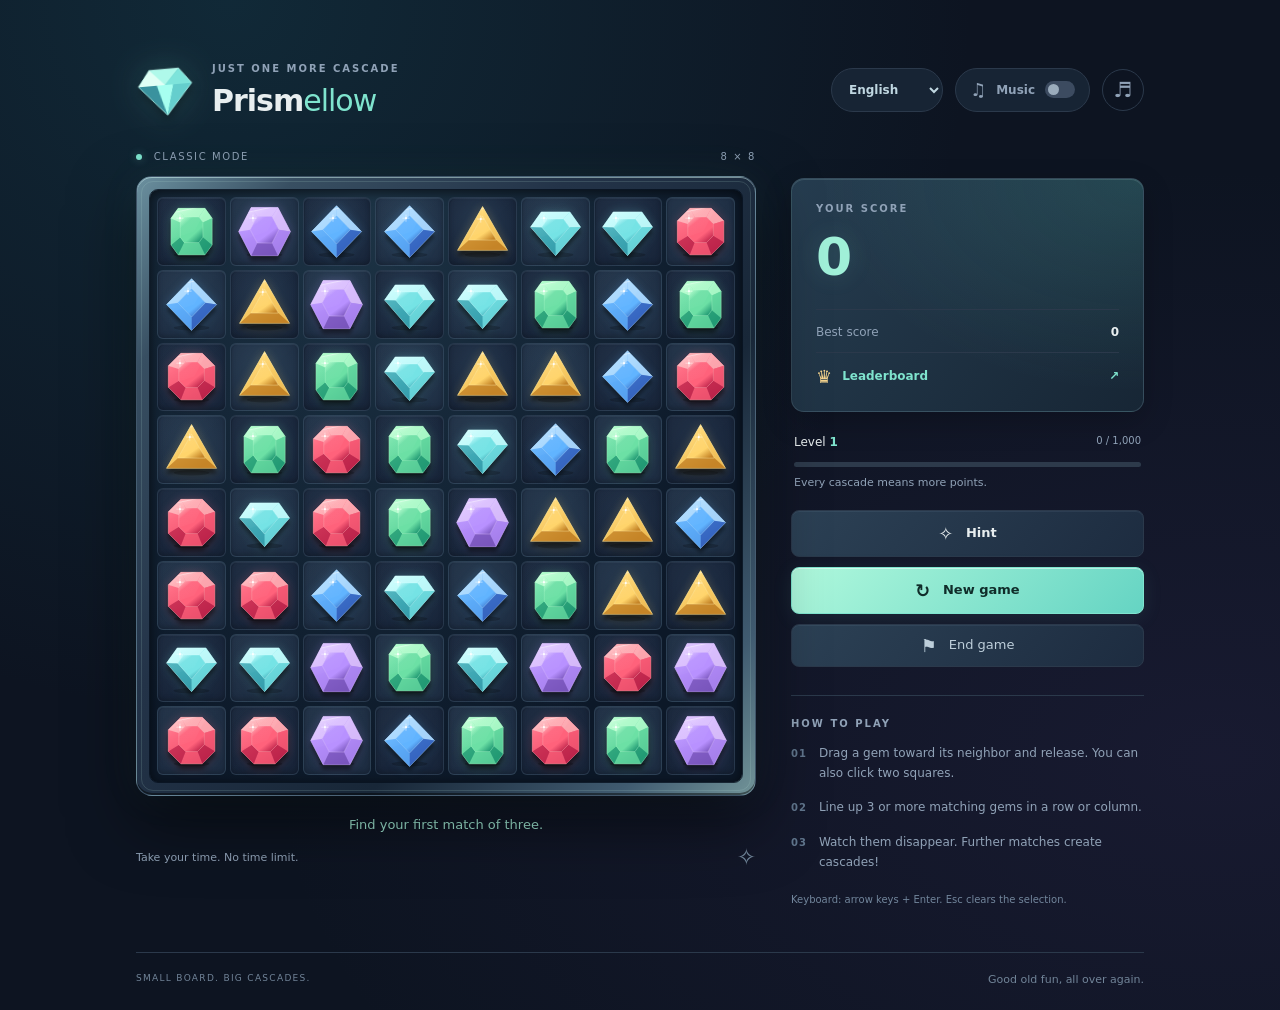
<file: 01-prismellow/index.html>
<!doctype html>
<html lang="en">
<head>
  <meta charset="utf-8">
  <meta name="viewport" content="width=device-width, initial-scale=1">
  <meta name="theme-color" content="#111a27">
  <meta data-i18n-content="description" name="description" content="Prismellow — a classic match-three gem game. Match three, trigger cascades and collect points.">
  <title>Prismellow — small board, big cascades</title>
  <link rel="icon" href="data:image/svg+xml,%3Csvg xmlns='http://www.w3.org/2000/svg' viewBox='0 0 64 64'%3E%3Cpath fill='%235de1d5' d='M16 8h32l14 18-30 34L2 26z'/%3E%3Cpath fill='%23bffff4' d='m16 8 16 18H2zm32 0 14 18H32z'/%3E%3C/svg%3E">
  <link rel="stylesheet" href="style.css">
  <script src="engine.js" defer></script>
  <script src="i18n.js" defer></script>
  <script src="leaderboard.js" defer></script>
  <script src="game.js" defer></script>
  <script src="music.js" defer></script>
</head>
<body>
  <main class="game">
    <header class="header">
      <div class="brand"><svg class="brand-gem" viewBox="0 0 64 64" aria-hidden="true"><path d="M16 10h32l13 17-29 33L3 27Z" fill="#53bdba"/><path d="M16 10h32L32 27H3Z" fill="#aff9ea"/><path d="m48 10 13 17H32Z" fill="#7ee4db"/><path d="m16 10 16 17H3Z" fill="#e0fff5"/><path d="m3 27 29 33-9-33Z" fill="#3a929e"/><path d="m23 27 9 33 9-33Z" fill="#a7fff0"/><path d="m41 27-9 33 29-33Z" fill="#65cecd"/><path d="M16 10h32l13 17-29 33L3 27Z" fill="none" stroke="#c9fff3" stroke-opacity=".65"/></svg><div><p class="eyebrow" data-i18n="tagline">JUST ONE MORE CASCADE</p><h1>Prism<span>ellow</span></h1></div></div>
      <div class="audio-controls">
        <label class="language-control"><span class="visually-hidden" data-i18n="languageLabel">Game language</span><select id="language" aria-label="Game language" data-i18n-aria-label="languageLabel"><option value="pl">Polski</option><option value="en" selected>English</option><option value="de">Deutsch</option></select></label>
        <button id="music" class="music-switch" type="button" aria-pressed="false" aria-label="Turn music on" data-i18n-aria-label="musicOn" data-i18n-title="musicOn" title="Turn music on"><span aria-hidden="true">♫</span><span data-i18n="music">Music</span><span class="switch-track" aria-hidden="true"><span></span></span></button>
        <button id="sound" class="icon-button" type="button" aria-label="Turn gem sounds on" data-i18n-aria-label="soundOn" data-i18n-title="soundTitle" aria-pressed="false" title="Gem sounds">♬</button>
      </div>
    </header>
    <div class="layout">
      <section class="play-area" aria-label="Game board" data-i18n-aria-label="playAreaLabel">
        <div class="board-heading"><span><i></i> <span data-i18n="mode">CLASSIC MODE</span></span><span>8 × 8</span></div>
        <div class="board-frame"><div id="board" role="group" aria-label="Gems: select two adjacent squares" data-i18n-aria-label="boardLabel" aria-busy="false"></div></div>
        <p id="status" class="status" role="status" aria-live="polite">Find your first match of three.</p>
        <div class="board-footer"><span data-i18n="noTimeLimit">Take your time. No time limit.</span><span class="sparkle">✧</span></div>
      </section>
      <aside class="sidebar">
        <section class="score-card"><p class="eyebrow" data-i18n="scoreLabel">YOUR SCORE</p><div id="score" class="score">0</div><div class="record"><span data-i18n="bestLabel">Best score</span><strong id="best">0</strong></div><button id="leaderboard-open" class="leaderboard-link" type="button"><span aria-hidden="true">♛</span> <span data-i18n="leaderboardOpen">Leaderboard</span><span aria-hidden="true">↗</span></button></section>
        <section class="level-card"><div class="level-line"><span><span data-i18n="levelLabel">Level</span> <strong id="level">1</strong></span><span id="progress-label">0 / 1000</span></div><progress id="progress" max="1000" value="0" aria-label="Progress to the next level" data-i18n-aria-label="levelProgress"></progress><p data-i18n="cascadeTip">Every cascade means more points.</p></section>
        <div class="actions"><button id="hint" class="button secondary"><span aria-hidden="true">✧</span> <span data-i18n="hint">Hint</span></button><button id="new-game" class="button primary"><span aria-hidden="true">↻</span> <span data-i18n="newGame">New game</span></button><button id="finish-game" class="button secondary"><span aria-hidden="true">⚑</span> <span data-i18n="finishGame">End game</span></button></div>
        <section class="instructions"><p class="eyebrow" data-i18n="howToPlay">HOW TO PLAY</p><div><span class="step">01</span><p data-i18n="instruction1">Drag a gem toward its neighbor and release. You can also click two squares.</p></div><div><span class="step">02</span><p data-i18n="instruction2">Line up 3 or more matching gems in a row or column.</p></div><div><span class="step">03</span><p data-i18n="instruction3">Watch them disappear. Further matches create cascades!</p></div><p class="keyboard" data-i18n="keyboardHelp">Keyboard: arrow keys + Enter. Esc clears the selection.</p></section>
      </aside>
    </div>
    <footer class="page-footer"><span data-i18n="footerTagline">SMALL BOARD. BIG CASCADES.</span><span data-i18n="footerNote">Good old fun, all over again.</span></footer>
  </main>
  <dialog id="restart-dialog" aria-labelledby="restart-title"><form method="dialog"><p class="eyebrow" data-i18n="restartEyebrow">A FRESH START</p><h2 id="restart-title" data-i18n="restartTitle">Start a new game?</h2><p data-i18n="restartEndHint">Starting a new game will end this round and show the leaderboard.</p><div class="dialog-actions"><button class="button secondary" value="cancel" data-i18n="keepPlaying">Keep playing</button><button class="button primary" value="restart" data-i18n="newGame">New game</button></div></form></dialog>
  <dialog id="leaderboard-dialog" class="leaderboard-dialog" aria-labelledby="leaderboard-title">
    <div class="leaderboard-header"><div><p class="eyebrow">PRISMELLOW</p><h2 id="leaderboard-title" data-i18n="leaderboardTitle">Top 10 scores</h2></div><button id="leaderboard-close" class="icon-button" type="button" data-i18n-aria-label="close" aria-label="Close">×</button></div>
    <p id="leaderboard-note" class="local-note" data-i18n="leaderboardLocalNote">This leaderboard is saved in this browser.</p>
    <div class="leaderboard-table-wrap"><table class="leaderboard-table"><thead><tr><th scope="col" data-i18n="rankColumn">Rank</th><th scope="col" data-i18n="playerColumn">Player</th><th scope="col" data-i18n="pointsColumn">Points</th></tr></thead><tbody id="leaderboard-rows"></tbody></table><p id="leaderboard-empty" class="leaderboard-empty" data-i18n="leaderboardEmpty">No scores yet. Earn some points and save your first score!</p></div>
    <p id="leaderboard-current" class="leaderboard-current" hidden></p>
    <form id="leaderboard-form" class="leaderboard-form" hidden>
      <label class="name-label" for="player-name" data-i18n="playerName">Player name</label>
      <div class="name-row"><input id="player-name" class="name-input" type="text" maxlength="24" autocomplete="nickname" required data-i18n-placeholder="namePlaceholder" placeholder="Enter your name"><button id="save-score" class="button primary" type="submit" data-i18n="saveScore">Save score</button></div>
    </form>
    <p id="leaderboard-feedback" class="leaderboard-feedback" role="status" aria-live="polite"></p>
    <div class="dialog-actions"><button id="leaderboard-retry" class="button secondary" type="button" data-i18n="retry" hidden>Try again</button><button id="leaderboard-new-game" class="button primary" type="button" data-i18n="newGame" hidden>New game</button></div>
  </dialog>
</body>
</html>
</file>
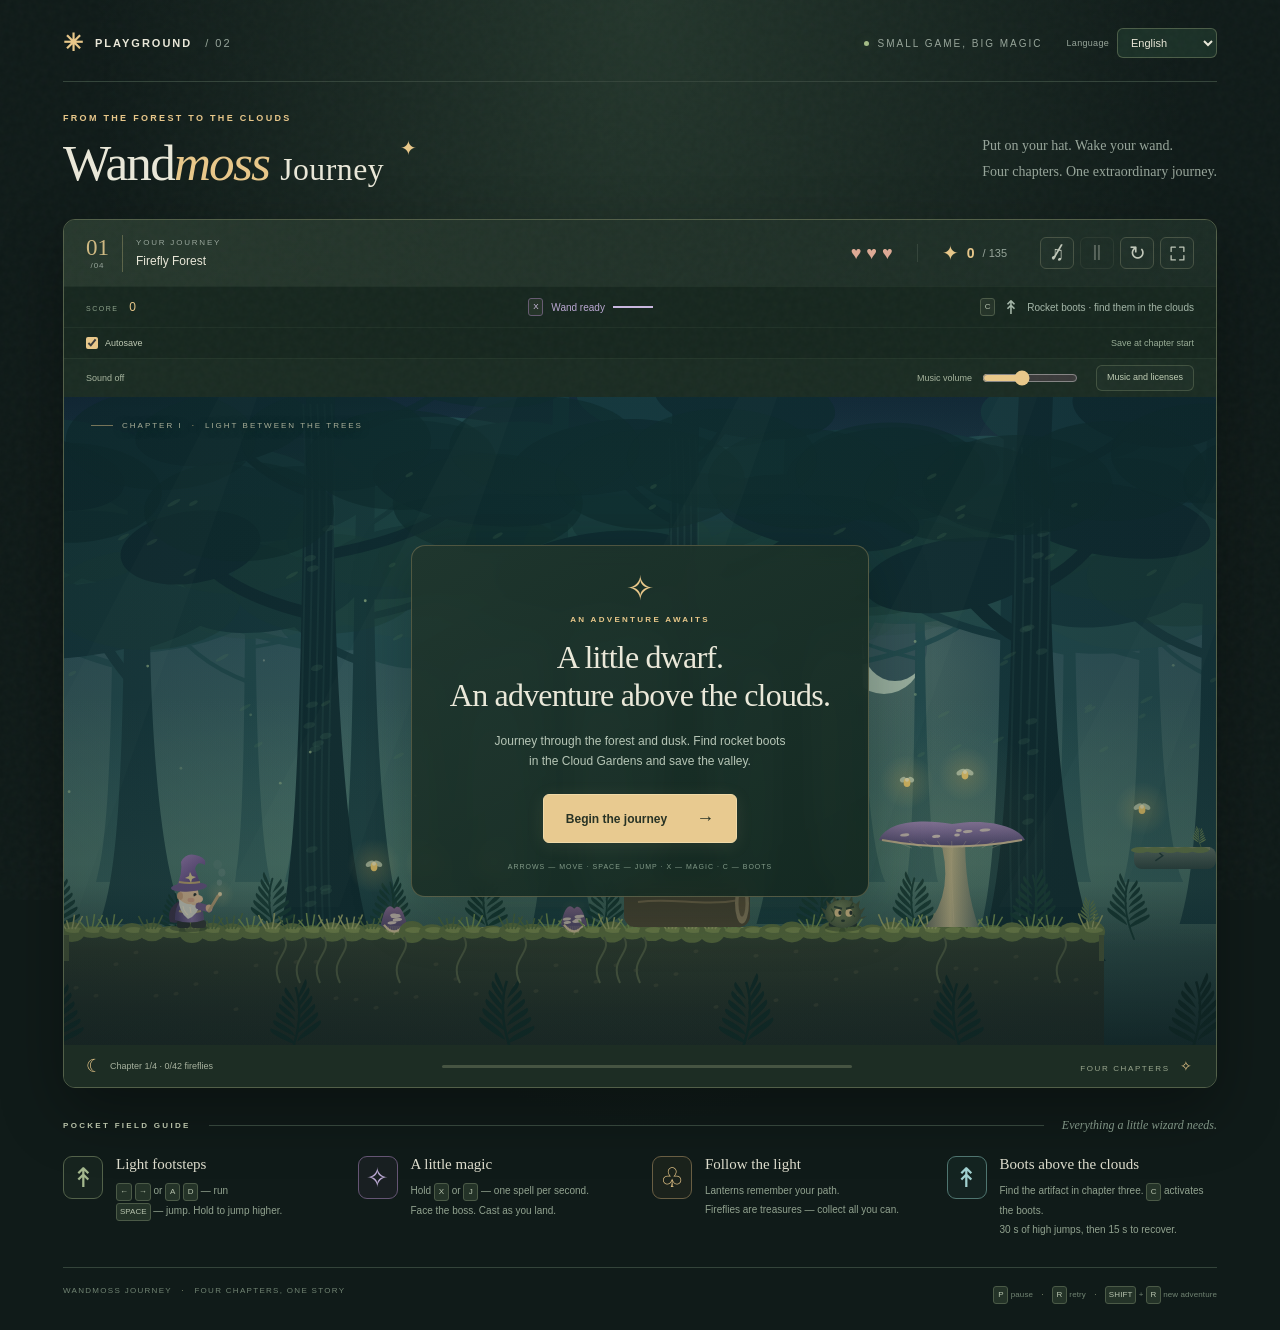
<file: 02-wandmoss-journey/index.html>
<!doctype html>
<html lang="en">
<head>
  <meta charset="utf-8">
  <meta name="viewport" content="width=device-width, initial-scale=1, viewport-fit=cover">
  <meta name="theme-color" content="#152622">
  <meta name="description" data-i18n-content="page.description" content="Four chapters of a fairy-tale adventure: a glowing forest, dusk, cloud gardens and a duel with the Guardian of the Valley.">
  <title>Wandmoss Journey · A fairy-tale adventure</title>
  <link rel="stylesheet" href="style.css">
  <script defer src="i18n.js"></script>
  <script defer src="levels.js"></script>
  <script defer src="engine.js"></script>
  <script defer src="autosave.js"></script>
  <script defer src="renderer.js"></script>
  <script defer src="music.js"></script>
  <script defer src="effects.js"></script>
  <script defer src="game.js"></script>
</head>
<body>
  <main class="page">
    <header class="masthead">
      <a class="wordmark" href="../README.md" aria-label="Vibe Coding Playground"><span class="brand-star">✳</span> PLAYGROUND <span class="edition">/ 02</span></a>
      <div class="masthead-controls">
        <span class="chapter"><span class="status-dot"></span><span data-i18n="page.tagline">SMALL GAME, BIG MAGIC</span></span>
        <label class="language-picker" for="language-select"><span data-i18n="ui.language">Language</span><select id="language-select" data-i18n-aria-label="ui.language" aria-label="Language"><option value="en" lang="en">English</option><option value="de" lang="de">Deutsch</option><option value="pl" lang="pl">Polski</option></select></label>
      </div>
    </header>

    <section class="intro" aria-labelledby="title">
      <div><p class="eyebrow" data-i18n="page.eyebrow">FROM THE FOREST TO THE CLOUDS</p><h1 id="title" data-i18n-html="page.heading">Wand<em>moss</em> <span class="title-journey">Journey</span><span class="title-star" aria-hidden="true">✦</span></h1></div>
      <p class="intro-copy" data-i18n-html="page.intro">Put on your hat. Wake your wand.<br>Four chapters. One extraordinary journey.</p>
    </section>

    <div class="game-view" id="game-view">
      <section class="game-shell" data-i18n-aria-label="ui.game" aria-label="Wandmoss Journey game">
        <div class="toolbar">
          <div class="level-label"><span class="level-number" id="level-number">01<span class="level-count">/04</span></span><div><span class="toolbar-eyebrow" data-i18n="ui.yourJourney">YOUR JOURNEY</span><strong id="level-name">Firefly Forest</strong></div></div>
          <div class="stats">
            <span id="health" class="health" aria-label="3 of 3 hearts"><span>♥</span><span>♥</span><span>♥</span></span>
            <span class="stat-divider"></span>
            <span class="firefly-stat" data-i18n-title="ui.firefliesTitle" title="Collected fireflies"><span aria-hidden="true">✦</span> <b id="collected">0</b><span class="stat-total">/ <span id="total">0</span></span></span>
          </div>
          <div class="toolbar-actions">
            <button id="sound" class="icon-button" type="button" aria-label="Enable music and effects" aria-pressed="false" data-i18n-title="ui.soundTitle" title="Music and effects">♫<span class="sound-slash" aria-hidden="true">/</span></button>
            <button id="pause" class="icon-button" type="button" aria-label="Pause the game" data-i18n-title="ui.pauseTitle" title="Pause (P)">Ⅱ</button>
            <button id="restart" class="icon-button" type="button" data-i18n-aria-label="ui.retryTitle" aria-label="Retry chapter / fight (R)" data-i18n-title="ui.retryTitle" title="Retry chapter / fight (R)">↻</button>
            <button id="fullscreen" class="icon-button" type="button" aria-label="Full screen" aria-pressed="false" aria-controls="game-view" title="Full screen"><svg viewBox="0 0 24 24" aria-hidden="true" focusable="false"><path class="fullscreen-enter" d="M9 3H3v6M15 3h6v6M21 15v6h-6M3 15v6h6"/><path class="fullscreen-exit" d="M3 9h6V3m6 0v6h6m0 6h-6v6m-6 0v-6H3"/></svg></button>
          </div>
        </div>

        <div class="resource-bar" data-i18n-aria-label="ui.resources" aria-label="Score and magic">
          <span class="score-stat"><span class="resource-label" data-i18n="ui.score">SCORE</span> <b id="score">0</b></span>
          <span class="spell-status" id="spell-status"><kbd>X</kbd><span id="spell-label">Wand ready</span><span class="spell-track" aria-hidden="true"><span id="spell-fill"></span></span></span>
          <button class="boots-status" id="boots-button" type="button" disabled aria-label="Rocket boots · find them in the clouds"><kbd>C</kbd><span class="boots-mark" aria-hidden="true">↟</span><span id="boots-label">Rocket boots · find them in the clouds</span></button>
        </div>

        <div class="save-bar">
          <label class="autosave-option" for="autosave-toggle"><input id="autosave-toggle" type="checkbox" checked><span data-i18n="ui.autosave">Autosave</span></label>
          <span id="save-status" role="status" aria-live="polite">Save at chapter start</span>
        </div>

        <div class="sound-bar" data-i18n-aria-label="music.label" aria-label="Music">
          <span id="music-status" role="status" aria-live="polite">Sound off</span>
          <label class="music-volume" for="music-volume"><span data-i18n="music.volume">Music volume</span><input id="music-volume" type="range" min="0" max="100" value="40" data-i18n-aria-label="music.volume" aria-label="Music volume" aria-valuetext="40 percent"></label>
          <button id="music-credits" class="secondary-button" type="button" aria-haspopup="dialog" aria-controls="music-dialog" data-i18n="credits.title">Music and licenses</button>
        </div>

        <div class="stage" id="stage">
          <canvas id="game" width="1152" height="648" tabindex="0" data-i18n-aria-label="ui.canvas" aria-label="Wandmoss Journey. Move with the arrow keys or A and D, jump with Space, cast spells with X or J once per second. After finding the boots, activate them with C." data-i18n="ui.canvasFallback">Your browser must support Canvas to run this game.</canvas>
          <div class="stage-caption" id="stage-caption"><span class="caption-line"></span> CHAPTER I <span class="caption-separator">·</span> LIGHT BETWEEN THE TREES</div>
          <div class="boss-hud" id="boss-hud" hidden>
            <div class="boss-heading"><span data-i18n="ui.bossName">GUARDIAN OF THE VALLEY</span><b id="boss-count">10 / 10</b></div>
            <div class="boss-health" id="boss-health" role="progressbar" data-i18n-aria-label="ui.bossHealth" aria-label="Guardian of the Valley health" aria-valuemin="0" aria-valuemax="10" aria-valuenow="10"><span></span><span></span><span></span><span></span><span></span><span></span><span></span><span></span><span></span><span></span></div>
            <p class="boss-prompt" id="boss-prompt" role="status" aria-live="polite"></p>
            <button class="secondary-button boss-retry" id="retry-boss" type="button" data-i18n="ui.retryBoss" hidden>Retry fight · R</button>
          </div>
          <div class="transition-card" id="transition-card" role="status" aria-live="polite" hidden><span id="transition-icon" aria-hidden="true">✧</span><h2 id="transition-title"></h2><p id="transition-copy"></p></div>
          <div class="overlay" id="overlay">
            <div class="overlay-card">
              <span class="overlay-ornament" id="overlay-icon" aria-hidden="true">✧</span>
              <p class="eyebrow" id="overlay-kicker">AN ADVENTURE AWAITS</p>
              <h2 id="overlay-title">A little dwarf.<br>An adventure above the clouds.</h2>
              <p id="overlay-copy">Journey through the forest and dusk. Find rocket boots<br>in the Cloud Gardens and save the valley.</p>
              <div class="ending-summary" id="ending-summary" hidden>
                <div class="ending-route" data-i18n-aria-label="ui.route" aria-label="Four completed chapters"><span data-i18n="ui.routeForest">♧ FOREST</span><span data-i18n="ui.routeDusk">☾ DUSK</span><span data-i18n="ui.routeSky">☁ CLOUDS</span><span data-i18n="ui.routeValley">✦ VALLEY</span></div>
                <dl class="ending-stats"><div><dt data-i18n="ui.score">SCORE</dt><dd id="ending-score">0</dd></div><div><dt data-i18n="ui.fireflies">FIREFLIES</dt><dd id="ending-fireflies">0</dd></div><div><dt data-i18n="ui.journeyTime">JOURNEY TIME</dt><dd id="ending-time">0:00</dd></div></dl>
              </div>
              <button class="primary-button" id="primary" type="button">Begin the journey <span aria-hidden="true">→</span></button>
              <button class="primary-button" id="resume-button" type="button" data-i18n-html="ui.resumeSave" hidden>Resume saved game <span aria-hidden="true">→</span></button>
              <div class="overlay-actions">
                <button class="secondary-button" id="new-game" type="button" data-i18n="ui.newGame" hidden>New adventure</button>
              </div>
              <span class="overlay-hint" id="overlay-hint">ARROWS — MOVE · SPACE — JUMP · X — MAGIC · C — BOOTS</span>
            </div>
          </div>
          <div class="toast" id="toast" role="status" aria-live="polite"></div>
        </div>

        <div class="game-footer">
          <span class="journey-label"><span class="tiny-moon" aria-hidden="true">☾</span><span id="journey">A forest path awaits you</span></span>
          <div class="progress-track" role="progressbar" data-i18n-aria-label="ui.progress" aria-label="Journey progress" aria-valuemin="0" aria-valuemax="100" aria-valuenow="0" id="progress"><div id="progress-fill"></div></div>
          <span class="end-label" id="end-label">FOUR CHAPTERS <span aria-hidden="true">✧</span></span>
        </div>
      </section>

      <div class="touch-controls" data-i18n-aria-label="ui.touchControls" aria-label="Touch controls">
        <div><button data-control="left" type="button" data-i18n-aria-label="ui.left" aria-label="Move left">←</button><button data-control="right" type="button" data-i18n-aria-label="ui.right" aria-label="Move right">→</button></div>
        <div><button data-control="boots" class="touch-boots" type="button" aria-label="Activate rocket boots" disabled>↟<small data-i18n="ui.bootsShort">BOOTS</small></button><button data-control="cast" class="touch-magic" type="button" data-i18n-aria-label="ui.cast" aria-label="Cast a spell">✦</button><button data-control="jump" type="button" data-i18n-aria-label="ui.jump" aria-label="Jump">↑</button></div>
      </div>

      <dialog id="music-dialog" class="music-dialog" aria-labelledby="music-dialog-title">
        <div class="music-dialog-heading">
          <div><p class="eyebrow" data-i18n="credits.eyebrow">THE SOUNDS OF WANDMOSS JOURNEY</p><h2 id="music-dialog-title" data-i18n="credits.title">Music and licenses</h2></div>
          <button id="close-music-credits" class="secondary-button" type="button" data-i18n="credits.close" autofocus>Close</button>
        </div>
        <p class="music-credit-intro" data-i18n-html="credits.intro">All recordings below: <strong>Kevin MacLeod</strong> (<a href="https://incompetech.com/" target="_blank" rel="noopener noreferrer">incompetech.com</a>).<br>License: <a href="https://creativecommons.org/licenses/by/4.0/" target="_blank" rel="noopener noreferrer">Creative Commons Attribution 4.0 (CC BY 4.0)</a>.</p>
        <ol class="music-track-list">
          <li><div><strong lang="en">Fairytale Waltz</strong><span data-i18n="credits.sceneFairytale">Menu and adventure ending</span></div><a href="https://incompetech.com/music/royalty-free/index.html?isrc=USUAN1100232" target="_blank" rel="noopener noreferrer" data-i18n-aria-label="credits.sourceFairytale" aria-label="Fairytale Waltz — recording source" data-i18n="credits.source">Source ↗</a></li>
          <li><div><strong lang="en">Folk Round</strong><span data-i18n="credits.sceneForest">Firefly Forest and return to the valley</span></div><a href="https://incompetech.com/music/royalty-free/index.html?isrc=USUAN1100357" target="_blank" rel="noopener noreferrer" data-i18n-aria-label="credits.sourceForest" aria-label="Folk Round — recording source" data-i18n="credits.source">Source ↗</a></li>
          <li><div><strong lang="en">Evening Fall (Harp)</strong><span data-i18n="credits.sceneDusk">Dusk Trail</span></div><a href="https://incompetech.com/music/royalty-free/index.html?isrc=USUAN1100236" target="_blank" rel="noopener noreferrer" data-i18n-aria-label="credits.sourceDusk" aria-label="Evening Fall (Harp) — recording source" data-i18n="credits.source">Source ↗</a></li>
          <li><div><strong lang="en">Enchanted Journey</strong><span data-i18n="credits.sceneSky">Cloud Gardens</span></div><a href="https://incompetech.com/music/royalty-free/index.html?isrc=USUAN1100799" target="_blank" rel="noopener noreferrer" data-i18n-aria-label="credits.sourceSky" aria-label="Enchanted Journey — recording source" data-i18n="credits.source">Source ↗</a></li>
          <li><div><strong lang="en">Call to Adventure</strong><span data-i18n="credits.sceneBoss">Duel with the Guardian of the Valley</span></div><a href="https://incompetech.com/music/royalty-free/index.html?isrc=USUAN1300022" target="_blank" rel="noopener noreferrer" data-i18n-aria-label="credits.sourceBoss" aria-label="Call to Adventure — recording source" data-i18n="credits.source">Source ↗</a></li>
        </ol>
        <p class="music-playback-note" data-i18n="credits.playback">The recording files are unchanged. In the game, music repeats and its volume fades during transitions. Fairytale Waltz and Evening Fall (Harp) contain a supplied copyright notice: 2005.</p>
        <div class="music-license-note">
          <p data-i18n-html="credits.scope">The game code and original assets use the <a href="LICENSE" target="_blank" rel="noopener noreferrer">MIT License</a>. The recordings above retain their separate CC BY 4.0 license.</p>
          <p><a href="THIRD_PARTY_NOTICES.md" target="_blank" rel="noopener noreferrer" data-i18n="credits.notices">Full music credits</a> <span aria-hidden="true">·</span> <a href="assets/music/CC-BY-4.0.txt" target="_blank" rel="noopener noreferrer" data-i18n="credits.offlineLicense">Complete CC BY 4.0 license available offline</a></p>
        </div>
      </dialog>
    </div>

    <section class="field-guide" data-i18n-aria-label="guide.label" aria-label="Game tips">
      <div class="guide-heading"><span class="eyebrow" data-i18n="guide.title">POCKET FIELD GUIDE</span><span class="guide-rule"></span><span class="guide-note" data-i18n="guide.note">Everything a little wizard needs.</span></div>
      <div class="guide-grid">
        <div class="guide-item"><span class="guide-icon" aria-hidden="true">↟</span><div><h3 data-i18n="guide.moveTitle">Light footsteps</h3><p data-i18n-html="guide.move"><kbd>←</kbd> <kbd>→</kbd> or <kbd>A</kbd> <kbd>D</kbd> — run<br><kbd>SPACE</kbd> — jump. Hold to jump higher.</p></div></div>
        <div class="guide-item"><span class="guide-icon magic-icon" aria-hidden="true">✧</span><div><h3 data-i18n="guide.magicTitle">A little magic</h3><p data-i18n-html="guide.magic">Hold <kbd>X</kbd> or <kbd>J</kbd> — one spell per second.<br>Face the boss. Cast as you land.</p></div></div>
        <div class="guide-item"><span class="guide-icon lantern-icon" aria-hidden="true">♧</span><div><h3 data-i18n="guide.lanternTitle">Follow the light</h3><p data-i18n-html="guide.lantern">Lanterns remember your path.<br>Fireflies are treasures — collect all you can.</p></div></div>
        <div class="guide-item"><span class="guide-icon boots-icon" aria-hidden="true">↟</span><div><h3 data-i18n="guide.bootsTitle">Boots above the clouds</h3><p data-i18n-html="guide.boots">Find the artifact in chapter three. <kbd>C</kbd> activates the boots.<br>30 s of high jumps, then 15 s to recover.</p></div></div>
      </div>
    </section>
    <footer class="page-footer"><span data-i18n-html="page.footer">WANDMOSS JOURNEY <span class="footer-dot">·</span> FOUR CHAPTERS, ONE STORY</span><span data-i18n-html="page.shortcuts"><kbd>P</kbd> pause <span class="footer-dot">·</span> <kbd>R</kbd> retry <span class="footer-dot">·</span> <kbd>SHIFT</kbd> + <kbd>R</kbd> new adventure</span></footer>
    <noscript><p class="no-script" data-i18n="page.noScript">Enable JavaScript in your browser to play.</p></noscript>
  </main>
</body>
</html>
</file>
<file: 01-prismellow/style.css>
:root{color-scheme:dark;--bg:#111a27;--panel:#192535;--ink:#e8eeef;--muted:#90a2b7;--mint:#7fe4ce;--line:#2b394b;font-family:system-ui,-apple-system,BlinkMacSystemFont,"Segoe UI",sans-serif}
*{box-sizing:border-box}body{margin:0;min-height:100vh;background:radial-gradient(ellipse at 15% 10%,#20384766,transparent 55%),radial-gradient(ellipse at 85% 80%,#1c274a55,transparent 55%),var(--bg);color:var(--ink)}button{font:inherit;cursor:pointer}button:focus-visible{outline:3px solid var(--mint);outline-offset:4px}.game{max-width:1080px;margin:0 auto;padding:42px 36px 24px}.header{display:flex;align-items:center;justify-content:space-between;margin-bottom:32px}.brand{display:flex;align-items:center;gap:17px}.brand-gem{font-size:66px;line-height:1;color:var(--mint);text-shadow:0 0 25px #7fe4ce40;transform:rotate(-8deg)}.eyebrow{font-size:10px;font-weight:700;letter-spacing:2px;color:var(--muted);margin:0 0 10px}h1{font-size:30px;letter-spacing:-1px;line-height:1.1;margin:0;font-weight:750}h1 span{color:var(--mint);font-weight:400}.icon-button{width:42px;height:42px;border-radius:50%;border:1px solid var(--line);background:transparent;color:var(--muted);font-size:21px}.icon-button[aria-pressed=true]{color:var(--mint);background:#7fe4ce16}.layout{display:grid;grid-template-columns:minmax(0,620px) minmax(220px,1fr);gap:35px;align-items:start}.play-area{min-width:0}.board-heading{display:flex;justify-content:space-between;align-items:center;margin-bottom:14px;color:var(--muted);font-size:10px;letter-spacing:1.6px}.board-heading i{display:inline-block;width:6px;height:6px;background:var(--mint);border-radius:50%;margin-right:7px;box-shadow:0 0 8px #7fe4ce66}.board-frame{padding:13px;border:1px solid #3b4b60;border-radius:16px;background:linear-gradient(135deg,#253448,#182433);box-shadow:0 20px 55px #0004,inset 0 1px 0 #ffffff08}#board{display:grid;grid-template-columns:repeat(8,1fr);gap:4px;aspect-ratio:1;background:#111b29;padding:7px;border-radius:8px;overflow:hidden;touch-action:none}.cell{position:relative;display:flex;align-items:center;justify-content:center;min-width:0;min-height:0;border:1px solid #33415536;border-radius:6px;background:#21304466;padding:8%;aspect-ratio:1;transition:background .15s;touch-action:none}.cell:nth-child(16n+2),.cell:nth-child(16n+4),.cell:nth-child(16n+6),.cell:nth-child(16n+8),.cell:nth-child(16n+9),.cell:nth-child(16n+11),.cell:nth-child(16n+13),.cell:nth-child(16n+15){background:#26364b77}.cell:hover{background:#394c63}.cell.selected{background:#7fe4ce22;border-color:var(--mint);box-shadow:inset 0 0 15px #7fe4ce22}.cell.hint{border-color:var(--mint);box-shadow:inset 0 0 0 2px #7fe4ce80,inset 0 0 18px #7fe4ce30;animation:hint 1s ease-in-out infinite}.gem{width:100%;height:100%;overflow:visible;filter:drop-shadow(0 4px 3px #0006);pointer-events:none}.cell.selected .gem{transform:scale(1.09)}.status{height:24px;margin:17px 0 0;text-align:center;color:var(--mint);font-size:13px;line-height:24px}.board-footer{display:flex;justify-content:space-between;align-items:center;color:var(--muted);font-size:11px;margin-top:7px}.sparkle{font-size:23px;color:#72889c}.sidebar{padding-top:27px}.score-card{padding:24px;border:1px solid var(--line);border-radius:13px;background:linear-gradient(120deg,#223346,#1a2636)}.score{font-size:52px;font-weight:650;letter-spacing:-2px;color:var(--mint);font-variant-numeric:tabular-nums;line-height:1.3;margin:6px 0 17px}.record{display:flex;justify-content:space-between;padding-top:15px;border-top:1px solid var(--line);font-size:12px;color:var(--muted)}.record strong{color:var(--ink);font-variant-numeric:tabular-nums}.level-card{padding:23px 3px 21px}.level-line{display:flex;justify-content:space-between;font-size:12px}.level-line>span:last-child{color:var(--muted);font-size:10px}.level-line strong{color:var(--mint)}progress{appearance:none;border:none;width:100%;height:5px;border-radius:9px;overflow:hidden;margin:12px 0 0;background:#2d3a4b}progress::-moz-progress-bar{background:var(--mint)}progress::-webkit-progress-bar{background:#2d3a4b}progress::-webkit-progress-value{background:var(--mint)}.level-card p{font-size:11px;color:var(--muted);margin:8px 0 0}.actions{display:grid;gap:10px}.button{border:1px solid var(--line);border-radius:8px;padding:12px 18px;font-size:13px;font-weight:650;transition:filter .15s,transform .15s}.button:hover{filter:brightness(1.13);transform:translateY(-1px)}.button:disabled{opacity:.5;cursor:wait;transform:none}.button span[aria-hidden]{font-size:18px;vertical-align:middle;margin-right:8px}.secondary{background:#203044;color:var(--ink)}.primary{background:var(--mint);color:#102d2a;border-color:var(--mint)}.instructions{margin-top:28px;padding-top:22px;border-top:1px solid var(--line)}.instructions>div{display:flex;gap:12px;align-items:baseline;margin:14px 0}.step{color:#60758c;font-size:10px;font-weight:700;letter-spacing:1px}.instructions div p{margin:0;color:var(--muted);font-size:12px;line-height:1.7}.instructions strong{color:#c8d5df;font-weight:550}.keyboard{font-size:10px;color:#72869c;line-height:1.6;margin-top:19px}.page-footer{display:flex;justify-content:space-between;margin-top:34px;padding-top:20px;border-top:1px solid var(--line);font-size:9px;color:#718498;letter-spacing:1.3px}.page-footer span:last-child{letter-spacing:0;font-size:11px}dialog{background:var(--panel);color:var(--ink);border:1px solid var(--line);border-radius:16px;padding:30px;max-width:420px;width:calc(100% - 36px);box-shadow:0 25px 80px #0007}dialog::backdrop{background:#08101acc;backdrop-filter:blur(6px)}dialog h2{font-size:23px;letter-spacing:-.5px}dialog p:not(.eyebrow){font-size:14px;color:var(--muted);line-height:1.6}.dialog-actions{display:flex;justify-content:end;gap:12px;margin-top:25px}@keyframes hint{50%{background:#7fe4ce2b;border-color:var(--mint);box-shadow:inset 0 0 12px #7fe4ce40}}
@media(min-width:900px) and (min-height:800px){.game{padding-top:60px}}
@media(max-width:740px){.game{padding:24px 18px}.header{margin-bottom:24px}h1{font-size:26px}.brand-gem{font-size:52px}.layout{grid-template-columns:1fr;gap:10px;max-width:560px;margin:auto}.sidebar{padding-top:0;display:grid;grid-template-columns:1fr 1fr;gap:14px}.score-card{padding:16px}.score{font-size:36px;margin:0 0 8px}.record{font-size:10px;gap:8px;padding-top:10px}.level-card{padding:15px 0}.actions{grid-column:2;grid-row:1;align-content:center}.instructions{grid-column:1 / -1;margin-top:0;padding-top:15px}.instructions>div{margin:9px 0}.page-footer{margin-top:20px;gap:15px;line-height:1.8}.board-frame{padding:8px}#board{padding:4px;gap:3px}.cell{border-radius:4px}.status{font-size:12px}.eyebrow{font-size:9px}.keyboard{margin:10px 0}.level-card{grid-column:1 / -1;grid-row:2;padding:3px 0 7px}}
/* Crystal light, polished stone and direct manipulation. */
body{background:radial-gradient(ellipse at 18% 0%,#174c5c60,transparent 50%),radial-gradient(ellipse at 95% 75%,#42316b35,transparent 55%),#0d1421}
.brand-gem{color:#a2fff0;text-shadow:0 0 12px #67e9d780,0 0 36px #67e9d740}
.board-frame{position:relative;border-color:#68839670;background:linear-gradient(135deg,#446276,#25374d 28%,#182536 70%,#3e4f65);box-shadow:0 24px 70px #0007,0 0 50px #72ded20c,inset 0 1px 0 #d3fcff50,inset 0 -2px 0 #0005}
#board{background:linear-gradient(145deg,#0a1422,#142439);box-shadow:inset 0 2px 12px #0009;user-select:none;-webkit-user-select:none}
.cell{background:radial-gradient(ellipse at 50% 40%,#34476480,#162236);border-color:#657d9220;box-shadow:inset 0 1px 0 #a5cbe00c,inset 0 -2px 5px #0002;cursor:grab;isolation:auto}
.cell:nth-child(16n+2),.cell:nth-child(16n+4),.cell:nth-child(16n+6),.cell:nth-child(16n+8),.cell:nth-child(16n+9),.cell:nth-child(16n+11),.cell:nth-child(16n+13),.cell:nth-child(16n+15){background:radial-gradient(ellipse at 50% 40%,#3f577180,#1c2b40)}
.gem{filter:drop-shadow(0 5px 2px #0008) drop-shadow(0 0 5px color-mix(in srgb,var(--gem-color) 22%,transparent));transition:filter .18s}
.cell:hover .gem{filter:drop-shadow(0 5px 3px #0008) drop-shadow(0 0 9px color-mix(in srgb,var(--gem-color) 55%,transparent))}
.cell.selected,.cell.drop-target{border-color:#a1ffeb;box-shadow:inset 0 0 18px #7fe4ce30,0 0 9px #7fe4ce20;background:#4a8e862c}
.cell.dragging{border-color:#7fe4ce88;background:#7fe4ce12;cursor:grabbing}
.cell.dragging .gem{visibility:hidden}
.cell.drop-target{z-index:2}
#board[aria-busy=true] .cell{cursor:default}
.drag-ghost{position:fixed;z-index:100;pointer-events:none;will-change:transform;filter:drop-shadow(0 10px 8px #0009) drop-shadow(0 0 14px color-mix(in srgb,var(--gem-color) 60%,transparent))}
.drag-ghost .gem{filter:none}
.gem-particle{position:fixed;z-index:90;width:5px;height:5px;pointer-events:none;border-radius:1px;box-shadow:0 0 8px currentColor}
.points-popup{position:fixed;z-index:95;pointer-events:none;color:#e3fff4;font-weight:800;font-size:26px;text-shadow:0 2px 4px #000,0 0 18px #7fe4ce;white-space:nowrap}
.score-card{background:radial-gradient(ellipse at 100% 0%,#5ce0c51b,transparent 70%),linear-gradient(130deg,#24374b,#182434);box-shadow:inset 0 1px 0 #bfffff13,0 10px 30px #0002}
.score{text-shadow:0 0 25px #7fe4ce28}
.primary{background:linear-gradient(135deg,#aff8dc,#65d4c3);box-shadow:0 4px 20px #65d4c318,inset 0 1px 0 #fff7}
.audio-controls{display:flex;align-items:center;gap:12px}
.music-switch{display:flex;align-items:center;gap:10px;border:1px solid var(--line);border-radius:24px;padding:10px 14px;background:#172434;color:var(--muted);font-size:12px;font-weight:600;min-height:44px}
.music-switch>span:first-child{font-size:18px}
.switch-track{display:block;width:30px;height:17px;padding:3px;background:#3c4b60;border-radius:20px;transition:background .2s}
.switch-track span{display:block;width:11px;height:11px;background:#9bacbc;border-radius:50%;transition:transform .2s,background .2s}
.music-switch[aria-pressed=true]{color:var(--mint);border-color:#7fe4ce66;background:#7fe4ce10}
.music-switch[aria-pressed=true] .switch-track{background:#7fe4ce}
.music-switch[aria-pressed=true] .switch-track span{transform:translateX(13px);background:#143b35}
@media(max-width:520px){.header{flex-wrap:wrap;gap:18px}.audio-controls{margin-left:auto;gap:8px}.music-switch{padding:8px 12px}.header .icon-button{width:44px;height:44px}}
/* Final polish: crisp jewel cuts and a softly lit metal surround. */
.brand-gem{display:block;width:59px;height:59px;flex-shrink:0;transform:rotate(-5deg);filter:drop-shadow(0 5px 5px #0005) drop-shadow(0 0 15px #7fe4ce30)}
.board-frame{background:linear-gradient(130deg,#6b909f 0%,#384f62 14%,#233348 38%,#182738 66%,#405b70 88%,#719398 100%);box-shadow:0 25px 65px #0008,0 0 40px #72ded212,inset 0 1px 0 #dcfff977,inset 0 -2px 0 #0007}
.board-frame::before{content:"";position:absolute;inset:4px;border:1px solid #b1ded529;border-radius:12px;pointer-events:none}
#board{outline:1px solid #05101dcc;background:radial-gradient(ellipse at 35% 0%,#1d3446,#0c1828 75%)}
.cell{padding:7%;border-color:#7598ad2b;box-shadow:inset 0 1px 0 #aecbdb18,inset 0 -2px 5px #0003}
.cell::after{content:"";position:absolute;inset:1px;border-radius:inherit;background:linear-gradient(135deg,#d5f3ff06,transparent 55%);pointer-events:none}
.cell.selected,.cell.drop-target{box-shadow:inset 0 0 18px #7fe4ce30,0 0 12px #7fe4ce30;border-color:#baffef}
.score-card{border-color:#49627188;background:radial-gradient(ellipse at 100% 0%,#5ce0c524,transparent 65%),linear-gradient(130deg,#263d50,#172635);box-shadow:inset 0 1px 0 #d1fff322,0 10px 30px #0003}
.score{color:#a0f0d8}
.secondary{background:linear-gradient(130deg,#2c4155,#1d2c40);box-shadow:inset 0 1px 0 #b4d5ea12}
.status{color:#a2ead5}
@media(max-width:740px){.brand-gem{width:48px;height:48px}.board-frame::before{inset:3px;border-radius:13px}}
.audio-controls{flex-wrap:wrap;justify-content:flex-end;max-width:100%}
.language-control select{font:inherit;font-size:12px;font-weight:600;color:#c0d7e1;background:#172434;border:1px solid var(--line);border-radius:22px;padding:10px 13px;min-height:44px;width:112px;cursor:pointer;color-scheme:dark}
.language-control select:focus-visible{outline:3px solid var(--mint);outline-offset:3px}
.language-control select:hover{border-color:#6c8f9d}
.visually-hidden{position:absolute;width:1px;height:1px;padding:0;margin:-1px;overflow:hidden;clip-path:inset(50%);white-space:nowrap;border:0}
.status{height:auto;min-height:24px}
.header{gap:18px}
@media(max-width:740px){.header{flex-wrap:wrap}.audio-controls{margin-left:auto}}
.leaderboard-link{display:flex;align-items:center;justify-content:space-between;gap:10px;width:100%;padding:13px 0 0;margin-top:13px;border:0;border-top:1px solid var(--line);background:transparent;color:var(--mint);font-size:12px;font-weight:650}
.leaderboard-link span:nth-child(2){flex:1;text-align:left}
.leaderboard-link span:first-child{font-size:18px;color:#f5d48d}
.leaderboard-link:hover{color:#d5fff0}
.leaderboard-link:disabled{opacity:.5;cursor:wait}
.leaderboard-dialog{max-width:520px;max-height:90dvh;overflow-y:auto;padding:28px}
.leaderboard-header{display:flex;align-items:center;justify-content:space-between;gap:16px}
.leaderboard-header h2{margin:0;font-size:25px}
.leaderboard-header .eyebrow{margin-bottom:7px}
.leaderboard-header .icon-button{flex-shrink:0;font-size:25px}
.leaderboard-dialog .local-note{font-size:12px;margin:16px 0 22px}
.leaderboard-table-wrap{border:1px solid var(--line);border-radius:10px;overflow:hidden;background:#101b2a}
.leaderboard-table{width:100%;border-collapse:collapse;font-size:13px;table-layout:fixed}
.leaderboard-table th{padding:12px 14px;background:#25384a;font-size:10px;color:var(--muted);font-weight:600;text-align:left}
.leaderboard-table th:first-child{width:70px}
.leaderboard-table th:last-child{width:100px;text-align:right}
.leaderboard-table td{padding:9px 14px;border-top:1px solid #2b394b77;overflow-wrap:anywhere;line-height:1.4}
.leaderboard-table td:first-child{font-variant-numeric:tabular-nums;color:var(--muted)}
.leaderboard-table td:last-child{text-align:right;font-variant-numeric:tabular-nums;color:var(--mint);font-weight:700}
.leaderboard-table tr:nth-child(-n+3) td:first-child{color:#f5d48d}
.leaderboard-table .current-player{background:#7fe4ce0c}
.leaderboard-dialog .leaderboard-empty{text-align:center;font-size:13px;line-height:1.6;padding:15px 20px;margin:0}
.leaderboard-form{margin-top:22px}
.leaderboard-dialog .leaderboard-current{color:var(--mint);font-size:14px;font-weight:650;margin:0 0 16px}
.name-label{display:block;color:#bdceda;font-size:12px;margin-bottom:9px}
.name-input{display:block;width:100%;min-width:0;background:#0f1b2b;border:1px solid #40576b;border-radius:8px;padding:12px 14px;color:var(--ink);font:inherit;font-size:14px;min-height:44px}
.name-input::placeholder{color:#71899e}
.name-input:focus-visible{outline:2px solid var(--mint);outline-offset:2px}
.name-row{display:flex;align-items:stretch;gap:10px}
.name-row .name-input{flex:1}
.name-row .button{flex-shrink:0}
.leaderboard-dialog .leaderboard-feedback{font-size:12px;line-height:1.6;min-height:20px;margin:12px 0 0;color:var(--mint)}
dialog .save-hint{font-size:11px;line-height:1.6;margin:9px 0 0}
@media(max-width:520px){.leaderboard-dialog{padding:22px}.leaderboard-header h2{font-size:22px}.name-row{flex-wrap:wrap}.name-row .name-input{flex-basis:100%}.name-row .button{width:100%}.leaderboard-table th:first-child{width:60px}.leaderboard-table th:last-child{width:85px}.leaderboard-table th,.leaderboard-table td{padding-left:10px;padding-right:10px}.leaderboard-link{font-size:11px;padding-top:10px;margin-top:10px}}
[hidden]{display:none!important}
#finish-game{color:#bdceda;font-weight:500;padding-top:10px;padding-bottom:10px}
#board[data-ended=true] .cell{cursor:default}
#board[data-ended=true] .gem{filter:drop-shadow(0 4px 3px #0008);opacity:.8}
.leaderboard-dialog .leaderboard-current{margin-top:20px}
.leaderboard-form{margin-top:16px}
@media(prefers-reduced-motion:reduce){*,*::before,*::after{animation:none!important;transition:none!important}}
</file>
<file: 02-wandmoss-journey/style.css>
@font-face { font-family: 'LocalSerif'; src: local('Georgia'); font-display: swap; }
:root { color-scheme: dark; --bg: #101b19; --panel: #192823; --text: #eae8d9; --muted: #97a59a; --gold: #e9c88a; --line: #34443a; --violet: #bba8d3; }
* { box-sizing: border-box; }
body { margin: 0; background: radial-gradient(ellipse at 50% 0%, #24362c 0, transparent 60%), var(--bg); color: var(--text); font-family: 'Trebuchet MS', Arial, sans-serif; font-size: 14px; }
body::before { content: ''; position: fixed; inset: 0; pointer-events: none; opacity: .04; background-image: url("data:image/svg+xml,%3Csvg viewBox='0 0 180 180' xmlns='http://www.w3.org/2000/svg'%3E%3Cfilter id='n'%3E%3CfeTurbulence type='fractalNoise' baseFrequency='.8' numOctaves='3' stitchTiles='stitch'/%3E%3C/filter%3E%3Cpath fill='%23fff' filter='url(%23n)' opacity='.7' d='M0 0h180v180H0z'/%3E%3C/svg%3E"); }
button, a { -webkit-tap-highlight-color: transparent; }
button { font: inherit; cursor: pointer; }
button:focus-visible, a:focus-visible, canvas:focus-visible, select:focus-visible { outline: 2px solid var(--gold); outline-offset: 5px; }
.page { max-width: 1250px; margin: 0 auto; padding: 28px 48px 26px; }
.masthead { display: flex; align-items: center; justify-content: space-between; padding-bottom: 23px; border-bottom: 1px solid var(--line); font-size: 10px; letter-spacing: 2px; }
.wordmark { color: var(--text); text-decoration: none; display: flex; align-items: center; gap: 10px; font-size: 11px; font-weight: 700; }
.brand-star { color: var(--gold); font-size: 24px; line-height: 1; }
.edition { font-weight: 400; color: var(--muted); margin-left: 3px; }
.masthead-controls { display: flex; align-items: center; gap: 24px; }
.language-picker { display: inline-flex; align-items: center; gap: 8px; color: var(--muted); font-size: 9px; letter-spacing: .3px; }
.language-picker select { color: var(--text); background: #1b3027; border: 1px solid #77886688; border-radius: 6px; padding: 7px 9px; min-width: 100px; font: inherit; font-size: 11px; letter-spacing: 0; cursor: pointer; }
.chapter { color: var(--muted); display: flex; align-items: center; gap: 9px; }
.status-dot { width: 5px; height: 5px; background: #a4bc86; border-radius: 50%; box-shadow: 0 0 12px #a4bc8644; }
.intro { display: flex; justify-content: space-between; align-items: center; padding: 31px 0 28px; }
.eyebrow { font-size: 9px; letter-spacing: 2.3px; font-weight: 700; color: var(--gold); margin: 0 0 12px; }
h1 { margin: 0; font-family: LocalSerif, Georgia, serif; font-size: clamp(36px, 4vw, 52px); font-weight: 400; line-height: 1.1; letter-spacing: -1.8px; }
h1 em { color: var(--gold); font-weight: 400; }
.title-journey { display: inline-block; font-size: .62em; letter-spacing: .5px; }
.title-star { font-size: 20px; color: var(--gold); vertical-align: top; display: inline-block; margin: 2px 0 0 16px; }
.intro-copy { color: var(--muted); font-family: Georgia, serif; font-size: 14px; line-height: 1.9; margin: 14px 0 0; }
.game-shell { border: 1px solid #536049; border-radius: 12px; overflow: hidden; background: var(--panel); box-shadow: 0 24px 64px #0005; }
.toolbar { min-height: 66px; display: flex; align-items: center; justify-content: space-between; padding: 11px 22px; gap: 15px; background: linear-gradient(100deg, #27382d, #1c2c25); }
.level-label { display: flex; align-items: center; gap: 13px; }
.level-number { font-family: Georgia, serif; color: #cfb982; font-size: 23px; border-right: 1px solid #5c6449; padding-right: 13px; }
.level-count { display: block; font: 8px/1.3 'Trebuchet MS', Arial, sans-serif; letter-spacing: 1px; color: var(--muted); text-align: center; }
.toolbar-eyebrow { display: block; font-size: 8px; letter-spacing: 1.8px; color: var(--muted); margin-bottom: 5px; }
.level-label strong { font-size: 12px; font-weight: 400; }
.stats { display: flex; align-items: center; gap: 24px; margin-left: auto; margin-right: 18px; }
.health { display: flex; gap: 5px; color: #dda994; font-size: 18px; }
.health .empty { color: #657166; }
.stat-divider { width: 1px; height: 18px; background: var(--line); }
.firefly-stat { color: var(--gold); display: flex; align-items: center; gap: 8px; font-size: 14px; font-variant-numeric: tabular-nums; }
.firefly-stat > span:first-child { font-size: 20px; }
.stat-total { font-size: 11px; color: var(--muted); }
.toolbar-actions { display: flex; gap: 6px; }
.icon-button { height: 32px; width: 34px; display: inline-flex; align-items: center; justify-content: center; position: relative; border: 1px solid #485445; background: #ffffff04; border-radius: 6px; color: #c0c7b9; font-family: Arial, sans-serif; font-size: 20px; transition: background .15s, color .15s; }
.icon-button:hover { background: #e9c88a18; color: var(--gold); }
.icon-button:disabled { opacity: .35; cursor: default; }
.icon-button svg { width: 17px; height: 17px; fill: none; stroke: currentColor; stroke-width: 1.8; stroke-linecap: round; stroke-linejoin: round; pointer-events: none; }
#fullscreen[aria-pressed='true'] { color: var(--gold); background: #e9c88a18; }
#fullscreen .fullscreen-exit, #fullscreen[aria-pressed='true'] .fullscreen-enter { display: none; }
#fullscreen[aria-pressed='true'] .fullscreen-exit { display: block; }
.sound-slash { position: absolute; font-size: 23px; transform: rotate(15deg); color: #c0c7b9; top: 1px; }
.icon-button[aria-pressed='true'] .sound-slash { display: none; }
.resource-bar { display: flex; align-items: center; justify-content: space-between; gap: 18px; min-height: 41px; padding: 7px 22px; border-top: 1px solid #8ca47c14; background: #17271f; font-size: 10px; font-variant-numeric: tabular-nums; }
.resource-label { color: #8da28b; font-size: 7px; letter-spacing: 1.5px; margin-right: 8px; }
.score-stat { color: var(--gold); min-width: 115px; }
.score-stat b { font-size: 12px; font-weight: 400; }
.spell-status { display: inline-flex; align-items: center; gap: 8px; color: #bba8d3; }
.spell-status kbd { color: #d6c6ea; border-color: #675b72; }
.spell-track { width: 40px; height: 2px; overflow: hidden; background: #655573; }
.spell-track > span { display: block; width: 100%; height: 100%; background: #c9b7df; }
.spell-status.recovering { color: #85758f; }
.boots-status { display: inline-flex; align-items: center; justify-content: flex-end; gap: 8px; color: #a4b6a8; background: transparent; border: 0; padding: 2px 0; font-size: 10px; }
.boots-status:disabled { cursor: default; }
.boots-status:not(:disabled):hover { color: #e8dab4; }
.boots-status.ready { color: var(--gold); }
.boots-status.active { color: #a1e0dc; }
.boots-mark { font-size: 19px; line-height: 1; }
.boots-status.active kbd { color: #b8e9e1; border-color: #548786; }
.save-bar { display: flex; align-items: center; justify-content: space-between; gap: 18px; min-height: 31px; padding: 5px 22px; background: #17271f; border-top: 1px solid #8ca47c14; color: #98ad96; font-size: 9px; }
.autosave-option { display: inline-flex; align-items: center; gap: 7px; cursor: pointer; white-space: nowrap; color: #c0cbb5; }
.autosave-option input { width: 12px; height: 12px; margin: 0; accent-color: var(--gold); cursor: pointer; }
.autosave-option input:focus-visible { outline: 2px solid var(--gold); outline-offset: 4px; }
#save-status { text-align: right; line-height: 1.5; }
.sound-bar { display: flex; align-items: center; gap: 18px; min-height: 39px; padding: 6px 22px; border-top: 1px solid #8ca47c14; background: #1b2c23; color: #a7b59e; font-size: 9px; }
#music-status { flex: 1; min-width: 0; line-height: 1.5; }
.music-volume { display: inline-flex; align-items: center; gap: 10px; white-space: nowrap; }
.music-volume input { width: 96px; height: 16px; margin: 0; accent-color: var(--gold); cursor: pointer; }
.music-volume input:focus-visible { outline: 2px solid var(--gold); outline-offset: 4px; border-radius: 3px; }
.sound-bar .secondary-button { padding: 6px 10px; font-size: 9px; white-space: nowrap; }
.music-dialog { width: min(650px, calc(100% - 32px)); max-height: calc(100dvh - 40px); overflow-y: auto; padding: 28px; border: 1px solid #b99f6b; border-radius: 14px; color: var(--text); background: radial-gradient(ellipse at 50% 0%, #3b4d32aa, transparent 65%), #1a2c23; box-shadow: 0 20px 90px #0008; }
.music-dialog::backdrop { background: #081810b8; backdrop-filter: blur(5px); }
.music-dialog-heading { display: flex; align-items: flex-start; justify-content: space-between; gap: 18px; }
.music-dialog-heading h2 { font-size: 29px; }
.music-dialog-heading .eyebrow { font-size: 8px; }
.music-dialog-heading .secondary-button { flex-shrink: 0; }
.music-dialog p { font-size: 11px; line-height: 1.8; color: #bbc9b4; }
.music-dialog a { color: var(--gold); text-underline-offset: 3px; }
.music-dialog a:hover { color: #ffe7b9; }
.music-credit-intro { margin: 0 0 19px; }
.music-credit-intro strong { color: var(--text); }
.music-track-list { padding: 0; margin: 0; list-style: none; }
.music-track-list li { display: flex; align-items: center; justify-content: space-between; gap: 14px; padding: 12px 0; border-top: 1px solid #b6ca9530; }
.music-track-list strong { display: block; font: 15px/1.4 Georgia, serif; color: var(--text); }
.music-track-list span { display: block; color: #96ab94; font-size: 10px; line-height: 1.6; margin-top: 2px; }
.music-track-list a { font-size: 10px; flex-shrink: 0; }
.music-playback-note { margin: 15px 0; }
.music-license-note { border-top: 1px solid #b6ca9540; padding-top: 13px; }
.music-license-note p { margin: 0 0 7px; font-size: 10px; }
.music-license-note p:last-child { margin-bottom: 0; }
.stage { position: relative; width: 100%; aspect-ratio: 16 / 9; background: #243d38; overflow: hidden; }
canvas { width: 100%; height: 100%; display: block; touch-action: none; outline: none; }
.stage-caption { position: absolute; top: 24px; left: 27px; color: #eeeccbb8; display: flex; align-items: center; gap: 9px; font-size: 8px; letter-spacing: 2px; pointer-events: none; text-shadow: 0 2px 10px #172b26; }
.stage-caption[hidden] { display: none; }
.caption-line { width: 22px; height: 1px; background: #e9c88a80; }
.caption-separator { color: var(--gold); }
.boss-hud { position: absolute; top: 18px; left: 50%; transform: translateX(-50%); width: min(385px, 80%); background: #172720e8; border: 1px solid #a6865144; border-radius: 8px; padding: 10px 14px 8px; color: var(--gold); pointer-events: none; box-shadow: 0 4px 25px #0b161544; }
.boss-hud[hidden] { display: none; }
.boss-heading { display: flex; justify-content: space-between; gap: 12px; font-size: 8px; letter-spacing: 2px; }
.boss-heading b { font-size: 9px; letter-spacing: 1px; font-weight: 400; }
.boss-health { display: grid; grid-template-columns: repeat(10, 1fr); gap: 4px; height: 6px; margin-top: 8px; }
.boss-health span { border-radius: 2px; background: linear-gradient(0deg, #b99550, #f4d695); box-shadow: 0 0 8px #efc88222; }
.boss-health .spent { background: #495340; box-shadow: none; }
.boss-prompt { margin: 7px 0 0; text-align: center; color: #c7cbbb; font-size: 9px; min-height: 11px; }
.boss-hud[data-phase='telegraph'], .boss-hud[data-phase='charge'] { border-color: #edbb72bb; }
.boss-hud[data-phase='telegraph'] .boss-prompt, .boss-hud[data-phase='charge'] .boss-prompt { color: #ffdb9e; }
.transition-card { position: absolute; top: 22%; left: 50%; transform: translateX(-50%); width: max-content; max-width: 85%; padding: 20px 30px; text-align: center; border-radius: 12px; background: #132b23d4; border: 1px solid #e9c88a55; color: var(--text); box-shadow: 0 10px 50px #08151155; pointer-events: none; }
.transition-card[hidden] { display: none; }
.transition-card > span { display: block; margin-bottom: 8px; color: var(--gold); font-size: 29px; line-height: 1; }
.transition-card h2 { font-size: 28px; margin-bottom: 10px; }
.transition-card p { margin: 0; color: #b6c9b9; font-size: 11px; line-height: 1.7; }
.overlay { position: absolute; inset: 0; display: flex; justify-content: center; align-items: center; background: linear-gradient(0deg, #11231c44, #11231c0a); padding: 16px; }
.overlay[hidden] { display: none; }
.overlay-card { text-align: center; border: 1px solid #e9c88a44; border-radius: 14px; background: linear-gradient(150deg, #20362de8, #13271feb); box-shadow: 0 12px 60px #07161055; padding: 25px 38px 26px; backdrop-filter: blur(10px); max-width: 465px; }
.overlay-ornament { display: block; font-size: 34px; color: var(--gold); margin-bottom: 10px; line-height: 1; }
.overlay-card .eyebrow { font-size: 8px; margin-bottom: 15px; }
h2 { font: 400 32px/1.18 Georgia, serif; letter-spacing: -.8px; margin: 0 0 16px; }
.overlay-card p:not(.eyebrow) { color: #b7c6b7; line-height: 1.7; font-size: 12px; margin: 0 0 23px; }
.primary-button { color: #283325; background: #e8ca90; border: 1px solid #f0d9a7; padding: 13px 22px; border-radius: 6px; font-size: 12px; font-weight: 700; display: inline-flex; align-items: center; gap: 29px; box-shadow: 0 3px 18px #e9c88a18; }
.primary-button:hover { background: #f6dcaa; }
.primary-button span { font-size: 18px; font-weight: 400; }
.primary-button[hidden], .secondary-button[hidden] { display: none; }
.secondary-button { display: inline-flex; align-items: center; justify-content: center; color: #c1cfb6; background: #ffffff05; border: 1px solid #77886666; border-radius: 6px; padding: 9px 14px; font-size: 10px; line-height: 1.3; transition: background .15s, border-color .15s; }
.secondary-button:hover { color: var(--gold); background: #e9c88a12; border-color: #e9c88a88; }
.overlay-actions { display: flex; justify-content: center; flex-wrap: wrap; gap: 10px; }
.overlay-actions .secondary-button { margin-top: 12px; }
.boss-hud .boss-retry { pointer-events: auto; display: flex; width: max-content; margin: 7px auto 0; padding: 4px 9px; font-size: 8px; }
.boss-hud .boss-retry[hidden] { display: none; }
.overlay-hint { display: block; color: #839b89; font-size: 7px; letter-spacing: 1px; margin-top: 20px; }
.ending .overlay-card { max-width: 550px; border-color: #e9c88a99; background: radial-gradient(ellipse at 50% 0%, #496342aa, transparent 70%), linear-gradient(150deg, #20362df2, #13271ff5); box-shadow: 0 0 80px #f6d99518, 0 12px 60px #07161055; padding: 25px 40px 27px; }
.ending .overlay-ornament { text-shadow: 0 0 30px #f6d99588; font-size: 42px; }
.ending .overlay-card p:not(.eyebrow) { margin-bottom: 16px; }
.ending-summary[hidden] { display: none; }
.ending-route { display: flex; gap: 16px; justify-content: center; font-size: 7px; color: #b4c99b; letter-spacing: 1px; margin-bottom: 16px; }
.ending-route[hidden] { display: none; }
.ending-route span { white-space: nowrap; }
.ending-stats { display: grid; grid-template-columns: repeat(3, 1fr); margin: 0 0 23px; padding: 14px 0; border-top: 1px solid #b6ca9544; border-bottom: 1px solid #b6ca9533; gap: 12px; }
.ending-stats dt { font-size: 7px; letter-spacing: 1.2px; color: #9ab196; margin-bottom: 7px; }
.ending-stats dd { margin: 0; font: 22px/1 Georgia, serif; color: var(--gold); font-variant-numeric: tabular-nums; }
.toast { position: absolute; bottom: 21px; left: 50%; transform: translateX(-50%) translateY(8px); background: #162c23ec; color: var(--gold); border: 1px solid #a9b88855; border-radius: 6px; padding: 10px 18px; font-size: 11px; opacity: 0; pointer-events: none; transition: opacity .2s, transform .2s; text-align: center; max-width: 90%; }
.toast.visible { opacity: 1; transform: translateX(-50%) translateY(0); }
body[data-mode='transition'] .toast { opacity: 0; }
.game-footer { min-height: 42px; display: flex; align-items: center; gap: 20px; padding: 10px 22px; background: #1d2d24; }
.journey-label { color: #a8b29f; font-size: 9px; display: flex; align-items: center; gap: 8px; white-space: nowrap; }
.tiny-moon { color: var(--gold); font-size: 18px; }
.progress-track { height: 3px; background: #465442; border-radius: 2px; flex: 1; max-width: 410px; margin: 0 auto; overflow: hidden; }
.progress-track div { height: 100%; width: 0; background: #c0cc95; transition: width .2s linear; }
.end-label { color: #99a68e; font-size: 8px; letter-spacing: 1.6px; white-space: nowrap; }
.end-label span { margin-left: 7px; color: var(--gold); font-size: 14px; }
.field-guide { margin-top: 30px; }
.guide-heading { display: flex; align-items: center; gap: 18px; }
.guide-heading .eyebrow { margin: 0; color: #b8c1a8; font-size: 8px; white-space: nowrap; }
.guide-rule { height: 1px; flex: 1; background: var(--line); }
.guide-note { color: #7f9384; font-family: Georgia, serif; font-style: italic; font-size: 12px; }
.guide-grid { display: grid; grid-template-columns: repeat(4, 1fr); gap: 24px; margin-top: 23px; }
.guide-item { display: flex; gap: 13px; }
.guide-icon { color: #a4b88e; border: 1px solid #53624a; border-radius: 9px; width: 40px; height: 43px; display: inline-flex; justify-content: center; align-items: center; font-size: 27px; flex-shrink: 0; background: #26382b55; }
.magic-icon { color: var(--violet); border-color: #655574; background: #51415c22; }
.lantern-icon { color: var(--gold); border-color: #695e43; background: #65522d22; }
.boots-icon { color: #a1d1d0; border-color: #4f7570; background: #32595122; }
h3 { font-family: Georgia, serif; font-size: 15px; font-weight: 400; margin: 0 0 8px; color: #dddccc; }
.guide-item p { margin: 0; color: #91a28f; font-size: 10px; line-height: 1.9; }
kbd { font-family: inherit; font-size: 8px; border: 1px solid #4b5a47; border-radius: 3px; display: inline-block; min-width: 15px; line-height: 16px; text-align: center; padding: 0 3px; color: #b8c4af; background: #243328; }
.page-footer { display: flex; justify-content: space-between; border-top: 1px solid var(--line); padding-top: 18px; margin-top: 28px; color: #718473; font-size: 8px; letter-spacing: 1.3px; }
.page-footer > span:last-child { letter-spacing: .1px; }
.footer-dot { padding: 0 6px; color: #9da886; }
.touch-controls { display: none; justify-content: space-between; margin-top: 14px; touch-action: none; user-select: none; }
.touch-controls > div { display: flex; gap: 10px; }
.touch-controls button { height: 56px; width: 66px; color: var(--text); background: #2c4033; border: 1px solid #6c7a5e; border-radius: 10px; font-size: 26px; touch-action: none; user-select: none; }
.touch-controls button:active, .touch-controls button.pressed { background: #556445; border-color: var(--gold); }
.touch-controls .touch-magic { color: var(--gold); background: #413d36; }
.touch-controls .touch-boots { color: #aad5d2; background: #2e4944; font-size: 25px; }
.touch-boots small { display: block; font-size: 7px; letter-spacing: 1.4px; margin-top: 1px; }
.touch-controls button:disabled { opacity: .35; cursor: default; }
.touch-controls .touch-boots.active { opacity: .75; border-color: #a1e0dc; }
body[data-theme='sky'] { background: radial-gradient(ellipse at 50% 0%, #344b50 0, transparent 60%), var(--bg); }
body[data-theme='dusk'] { background: radial-gradient(ellipse at 50% 0%, #3c3146 0, transparent 60%), var(--bg); }
body[data-theme='sky'] .stage-caption { color: #345364; text-shadow: none; }
.no-script { padding: 20px; color: var(--gold); }
@media (pointer: coarse) { .touch-controls { display: flex; } }
@media (max-width: 800px) { .page { padding: 21px 22px; } .intro-copy { font-size: 12px; } .guide-grid { gap: 23px 28px; grid-template-columns: repeat(2, 1fr); } .guide-item { gap: 9px; } .guide-icon { display: none; } .overlay-card { padding: 20px 30px; } h2 { font-size: 27px; } .guide-note { font-size: 10px; } .resource-bar { gap: 13px; } .score-stat { min-width: 70px; } .spell-track { width: 25px; } }
@media (max-width: 600px) {
  .page { padding: 16px 12px 24px; } .masthead { padding-bottom: 16px; } .chapter { font-size: 7px; letter-spacing: 1px; } .wordmark { font-size: 9px; gap: 6px; } .brand-star { font-size: 19px; }
  .masthead-controls { gap: 8px; } .masthead .chapter { display: none; } .language-picker { font-size: 8px; gap: 6px; } .language-picker select { font-size: 10px; padding: 7px; min-width: 92px; }
  .intro { padding: 23px 4px; } h1 { font-size: 35px; } .title-star { font-size: 14px; margin-left: 9px; } .intro .eyebrow { font-size: 7px; } .intro-copy { display: none; }
  .toolbar { min-height: 55px; padding: 9px 10px; gap: 8px; } .level-label { gap: 7px; } .level-number { font-size: 18px; padding-right: 7px; } .toolbar-eyebrow { font-size: 6px; letter-spacing: 1px; } .level-label strong { font-size: 10px; } .stats { gap: 9px; margin: 0 0 0 auto; } .stat-divider { display: none; } .health { gap: 2px; font-size: 14px; } .firefly-stat { gap: 4px; font-size: 11px; } .stat-total { font-size: 8px; } .firefly-stat > span:first-child { font-size: 15px; } .toolbar-actions { gap: 3px; } .icon-button { width: 27px; height: 29px; font-size: 17px; }
  .level-label { min-width: 0; } .level-label > div { min-width: 0; } .level-label strong { display: block; overflow: hidden; text-overflow: ellipsis; white-space: nowrap; } .level-number { flex-shrink: 0; } .stats, .toolbar-actions { flex-shrink: 0; }
  .level-count { font-size: 6px; } .resource-bar { min-height: 52px; gap: 5px 12px; padding: 7px 11px; flex-wrap: wrap; font-size: 9px; } .resource-label { font-size: 6px; margin-right: 4px; } .score-stat { min-width: 0; } .score-stat b { font-size: 10px; } .spell-status { margin-left: auto; font-size: 8px; gap: 6px; } .boots-status { width: 100%; justify-content: flex-end; font-size: 8px; gap: 6px; } .boots-mark { font-size: 15px; }
  .save-bar { gap: 12px; min-height: 30px; padding: 5px 11px; font-size: 8px; } .autosave-option { gap: 6px; } .autosave-option input { width: 13px; height: 13px; }
  .sound-bar { flex-wrap: wrap; gap: 5px 12px; padding: 7px 11px; font-size: 8px; } #music-status { flex-basis: 100%; } .music-volume { flex: 1; gap: 7px; } .music-volume input { width: 78px; } .sound-bar .secondary-button { font-size: 8px; padding: 6px 8px; }
  .music-dialog { width: calc(100% - 24px); max-height: calc(100dvh - 24px); padding: 19px 17px; } .music-dialog-heading { gap: 12px; } .music-dialog-heading h2 { font-size: 24px; margin-bottom: 15px; } .music-dialog-heading .eyebrow { font-size: 6px; letter-spacing: 1.5px; } .music-dialog-heading .secondary-button { padding: 7px 9px; font-size: 9px; } .music-dialog p { font-size: 10px; } .music-track-list strong { font-size: 14px; } .music-track-list span { font-size: 9px; } .music-license-note p { font-size: 9px; }
  .stage-caption { top: 12px; left: 14px; font-size: 5px; letter-spacing: 1px; gap: 5px; } .stage { min-height: 228px; aspect-ratio: 16/10; } canvas { object-fit: cover; } .overlay { padding: 10px; } .overlay-card { padding: 13px 18px; max-width: 290px; } .overlay-ornament { display: none; } .overlay-card .eyebrow { font-size: 6px; margin-bottom: 7px; } h2 { font-size: 22px; margin-bottom: 8px; } .overlay-card p:not(.eyebrow) { font-size: 9px; margin-bottom: 11px; } .primary-button { padding: 8px 16px; font-size: 10px; } .overlay-hint { margin-top: 10px; font-size: 5px; }
  body[data-mode='ready'] .stage, body[data-mode='paused'] .stage, body[data-mode='lost'] .stage { height: 350px; min-height: 350px; aspect-ratio: auto; }
  .overlay-actions { gap: 8px; } .overlay-actions .secondary-button { margin-top: 10px; padding: 8px 12px; font-size: 9px; }
  .boss-hud { top: 9px; padding: 7px 10px 6px; width: min(310px, 87%); } .boss-heading { font-size: 6px; letter-spacing: 1.2px; } .boss-heading b { font-size: 7px; } .boss-health { height: 4px; margin-top: 5px; gap: 3px; } .boss-prompt { font-size: 7px; margin-top: 5px; }
  .boss-hud .boss-retry { font-size: 7px; margin-top: 5px; padding: 4px 8px; }
  .transition-card { padding: 13px 17px; } .transition-card > span { font-size: 22px; margin-bottom: 5px; } .transition-card h2 { font-size: 20px; margin-bottom: 7px; } .transition-card p { font-size: 9px; }
  .ending .overlay-card { padding: 17px 20px; max-width: 320px; } .ending .overlay-ornament { display: block; font-size: 26px; margin-bottom: 9px; } .ending .overlay-card p:not(.eyebrow) { margin-bottom: 13px; } .ending-route { gap: 8px; font-size: 5px; margin-bottom: 12px; letter-spacing: .5px; } .ending-stats { padding: 10px 0; gap: 9px; margin-bottom: 15px; } .ending-stats dt { font-size: 5px; letter-spacing: .8px; margin-bottom: 6px; } .ending-stats dd { font-size: 18px; } body[data-mode='won'] .stage { height: 350px; min-height: 350px; aspect-ratio: auto; }
  .toast { bottom: 12px; font-size: 8px; padding: 8px 11px; max-width: 92%; width: max-content; }
  .game-footer { padding: 8px 11px; gap: 10px; min-height: 34px; } .journey-label { font-size: 7px; gap: 5px; min-width: 0; flex: 1; } .journey-label > span:last-child { overflow: hidden; text-overflow: ellipsis; } .end-label { font-size: 6px; letter-spacing: .7px; } .end-label span { display: none; } .progress-track { max-width: 80px; }
  .field-guide { margin-top: 26px; padding: 0 4px; } .guide-heading { gap: 12px; } .guide-note { display: none; } .guide-grid { grid-template-columns: 1fr; gap: 20px; margin-top: 20px; } .guide-icon { display: flex; } h3 { font-size: 15px; margin-bottom: 4px; } .guide-item p { font-size: 11px; } .page-footer { flex-direction: column; gap: 12px; font-size: 7px; padding: 17px 4px 0; } .touch-controls { display: flex; }
  .touch-controls > div { gap: 7px; } .touch-controls button { width: 58px; }
}
@media (max-width: 380px) { .stats { gap: 6px; } .stat-total { display: none; } .touch-controls button { width: 52px; height: 52px; } }

/* Only the game panel enters native fullscreen; its stage uses the space left by the controls. */
.game-view.is-fullscreen {
  display: flex;
  flex-direction: column;
  width: 100vw;
  height: 100vh;
  height: 100dvh;
  margin: 0;
  padding: 0;
  padding: env(safe-area-inset-top, 0px) env(safe-area-inset-right, 0px) env(safe-area-inset-bottom, 0px) env(safe-area-inset-left, 0px);
  overflow: hidden;
  background: var(--bg);
}
.game-view.is-fullscreen .game-shell { display: flex; flex-direction: column; flex: 1 1 0; min-height: 0; width: 100%; border: 0; border-radius: 0; box-shadow: none; }
.game-view.is-fullscreen .toolbar,
.game-view.is-fullscreen .resource-bar,
.game-view.is-fullscreen .save-bar,
.game-view.is-fullscreen .sound-bar,
.game-view.is-fullscreen .game-footer { flex-shrink: 0; }
.game-view.is-fullscreen .stage { flex: 1 1 0; min-height: 0; height: auto; aspect-ratio: auto; background: #081310; }
.game-view.is-fullscreen canvas { width: 100%; height: 100%; object-fit: contain; }
.game-view.is-fullscreen .touch-controls { flex-shrink: 0; margin: 0; padding: 8px 10px; gap: 8px; background: var(--bg); }
.game-view.is-fullscreen .overlay { padding: 8px; overflow: hidden; }
.game-view.is-fullscreen .overlay-card { max-width: 100%; max-height: 100%; overflow-y: auto; overscroll-behavior: contain; }
.game-view.is-fullscreen .transition-card { top: 50%; transform: translate(-50%, -50%); max-height: calc(100% - 16px); overflow-y: auto; overscroll-behavior: contain; pointer-events: auto; }
.game-view.is-fullscreen .music-dialog { max-height: calc(100vh - 24px); max-height: calc(100dvh - 24px); }

@media (max-height: 500px) {
  .game-view.is-fullscreen .toolbar { min-height: 44px; padding: 6px 12px; gap: 10px; }
  .game-view.is-fullscreen .level-number { font-size: 18px; }
  .game-view.is-fullscreen .toolbar-eyebrow { font-size: 6px; margin-bottom: 3px; }
  .game-view.is-fullscreen .level-label strong { font-size: 10px; }
  .game-view.is-fullscreen .resource-bar { min-height: 28px; padding: 4px 12px; }
  .game-view.is-fullscreen .save-bar { min-height: 23px; padding: 3px 12px; }
  .game-view.is-fullscreen .sound-bar { min-height: 30px; padding: 3px 12px; }
  .game-view.is-fullscreen .game-footer { min-height: 26px; padding: 4px 12px; }
  .game-view.is-fullscreen .touch-controls { padding-top: 5px; padding-bottom: 5px; }
  .game-view.is-fullscreen .touch-controls button { height: 44px; }
  .game-view.is-fullscreen .stage-caption { top: 9px; left: 12px; font-size: 6px; }
  .game-view.is-fullscreen .boss-hud { top: 8px; padding: 6px 10px; }
  .game-view.is-fullscreen .overlay-card { padding: 13px 20px; }
  .game-view.is-fullscreen .overlay-ornament { display: none; }
  .game-view.is-fullscreen .overlay-card .eyebrow { font-size: 6px; margin-bottom: 7px; }
  .game-view.is-fullscreen .overlay-card h2 { font-size: 22px; margin-bottom: 8px; }
  .game-view.is-fullscreen .overlay-card p:not(.eyebrow) { font-size: 9px; margin-bottom: 11px; }
  .game-view.is-fullscreen .primary-button { padding: 8px 16px; font-size: 10px; }
  .game-view.is-fullscreen .overlay-hint { margin-top: 10px; font-size: 6px; }
  .game-view.is-fullscreen .transition-card { padding: 12px 18px; }
  .game-view.is-fullscreen .transition-card > span { font-size: 20px; margin-bottom: 5px; }
  .game-view.is-fullscreen .transition-card h2 { font-size: 20px; margin-bottom: 7px; }
  .game-view.is-fullscreen .transition-card p { font-size: 9px; }
}
/* Phone play uses a readable, following window into the original scene. */
.game-view.is-mobile-page { display: flex; flex-direction: column; }
.game-view.is-mobile-page:not(.is-fullscreen) { height: var(--mobile-height, 100dvh); scroll-margin-top: 0; }
.game-view.is-mobile-page .game-shell { display: flex; flex-direction: column; flex: 1 1 0; min-height: 0; width: 100%; }
.game-view.is-mobile-page .toolbar,
.game-view.is-mobile-page .resource-bar,
.game-view.is-mobile-page .save-bar,
.game-view.is-mobile-page .sound-bar,
.game-view.is-mobile-page .game-footer { flex-shrink: 0; }
.game-view.is-mobile-page .stage { flex: 1 1 0; height: auto; min-height: 0; aspect-ratio: auto; }
.game-view.is-mobile-page canvas { position: absolute; max-width: none; object-fit: fill; }
.game-view.is-mobile-page .touch-controls { display: flex; flex-shrink: 0; margin: 0; padding: 8px 10px; gap: 8px; }
.game-view.is-mobile-page .touch-controls > div { gap: 6px; }
.game-view.is-mobile-page .touch-controls button { width: clamp(44px, 13vw, 58px); height: 52px; }
.game-view.is-mobile-page .toolbar { min-height: 48px; padding: 6px 10px; gap: 8px; }
.game-view.is-mobile-page .toolbar-eyebrow { font-size: 6px; }
.game-view.is-mobile-page .level-label { min-width: 0; gap: 7px; }
.game-view.is-mobile-page .level-label > div { min-width: 0; }
.game-view.is-mobile-page .level-label strong { display: block; overflow: hidden; text-overflow: ellipsis; white-space: nowrap; font-size: 10px; }
.game-view.is-mobile-page .level-number { flex-shrink: 0; font-size: 18px; padding-right: 7px; }
.game-view.is-mobile-page .stats { flex-shrink: 0; gap: 6px; }
.game-view.is-mobile-page .toolbar-actions { flex-shrink: 0; gap: 3px; }
.game-view.is-mobile-page .resource-bar { min-height: 34px; padding: 5px 10px; flex-wrap: nowrap; gap: 8px; }
.game-view.is-mobile-page .score-stat { min-width: 0; }
.game-view.is-mobile-page .spell-status { min-width: 0; flex: 1; justify-content: center; gap: 5px; }
.game-view.is-mobile-page #spell-label { overflow: hidden; text-overflow: ellipsis; white-space: nowrap; }
.game-view.is-mobile-page .spell-track { width: 22px; flex-shrink: 0; }
.game-view.is-mobile-page .spell-status kbd,
.game-view.is-mobile-page .boots-status kbd { display: none; }
.game-view.is-mobile-page .boots-status { width: auto; min-width: 0; max-width: 40%; font-size: 8px; gap: 5px; }
.game-view.is-mobile-page #boots-label { overflow: hidden; text-overflow: ellipsis; white-space: nowrap; }
.game-view.is-mobile-page .stage-caption { top: 9px; left: 12px; max-width: calc(100% - 24px); font-size: 6px; letter-spacing: 1px; }
.game-view.is-mobile-page .overlay { padding: 8px; overflow: hidden; }
.game-view.is-mobile-page .overlay-card { max-width: 100%; max-height: 100%; overflow-y: auto; overscroll-behavior: contain; }
.game-view.is-mobile-page .transition-card { top: 50%; transform: translate(-50%, -50%); max-height: calc(100% - 16px); overflow-y: auto; overscroll-behavior: contain; pointer-events: auto; }
body[data-mode='playing'] .game-view.is-mobile-page .save-bar,
body[data-mode='playing'] .game-view.is-mobile-page .sound-bar,
body[data-mode='playing'] .game-view.is-mobile-page .game-footer,
body[data-mode='transition'] .game-view.is-mobile-page .save-bar,
body[data-mode='transition'] .game-view.is-mobile-page .sound-bar,
body[data-mode='transition'] .game-view.is-mobile-page .game-footer,
body[data-mode='bossDefeat'] .game-view.is-mobile-page .save-bar,
body[data-mode='bossDefeat'] .game-view.is-mobile-page .sound-bar,
body[data-mode='bossDefeat'] .game-view.is-mobile-page .game-footer { display: none; }

@media (orientation: landscape) and (max-height: 600px) {
  .game-view.is-mobile-page .toolbar { min-height: 44px; }
  .game-view.is-mobile-page .resource-bar { min-height: 28px; padding-top: 4px; padding-bottom: 4px; flex-wrap: nowrap; gap: 10px; }
  .game-view.is-mobile-page .score-stat { min-width: 0; }
  .game-view.is-mobile-page .boots-status { width: auto; min-width: 0; max-width: 45%; font-size: 8px; }
  .game-view.is-mobile-page #boots-label { overflow: hidden; text-overflow: ellipsis; white-space: nowrap; }
  .game-view.is-mobile-page .save-bar { min-height: 24px; padding: 4px 10px; font-size: 8px; }
  .game-view.is-mobile-page .sound-bar { min-height: 30px; padding: 4px 10px; font-size: 8px; flex-wrap: nowrap; gap: 8px; }
  .game-view.is-mobile-page #music-status { flex-basis: auto; }
  .game-view.is-mobile-page .music-volume { flex: 0 1 auto; gap: 6px; }
  .game-view.is-mobile-page .music-volume input { width: 70px; }
  .game-view.is-mobile-page .game-footer { display: none; }
}
@media (prefers-reduced-motion: reduce) { *, *::before, *::after { transition: none !important; } }
</file>
